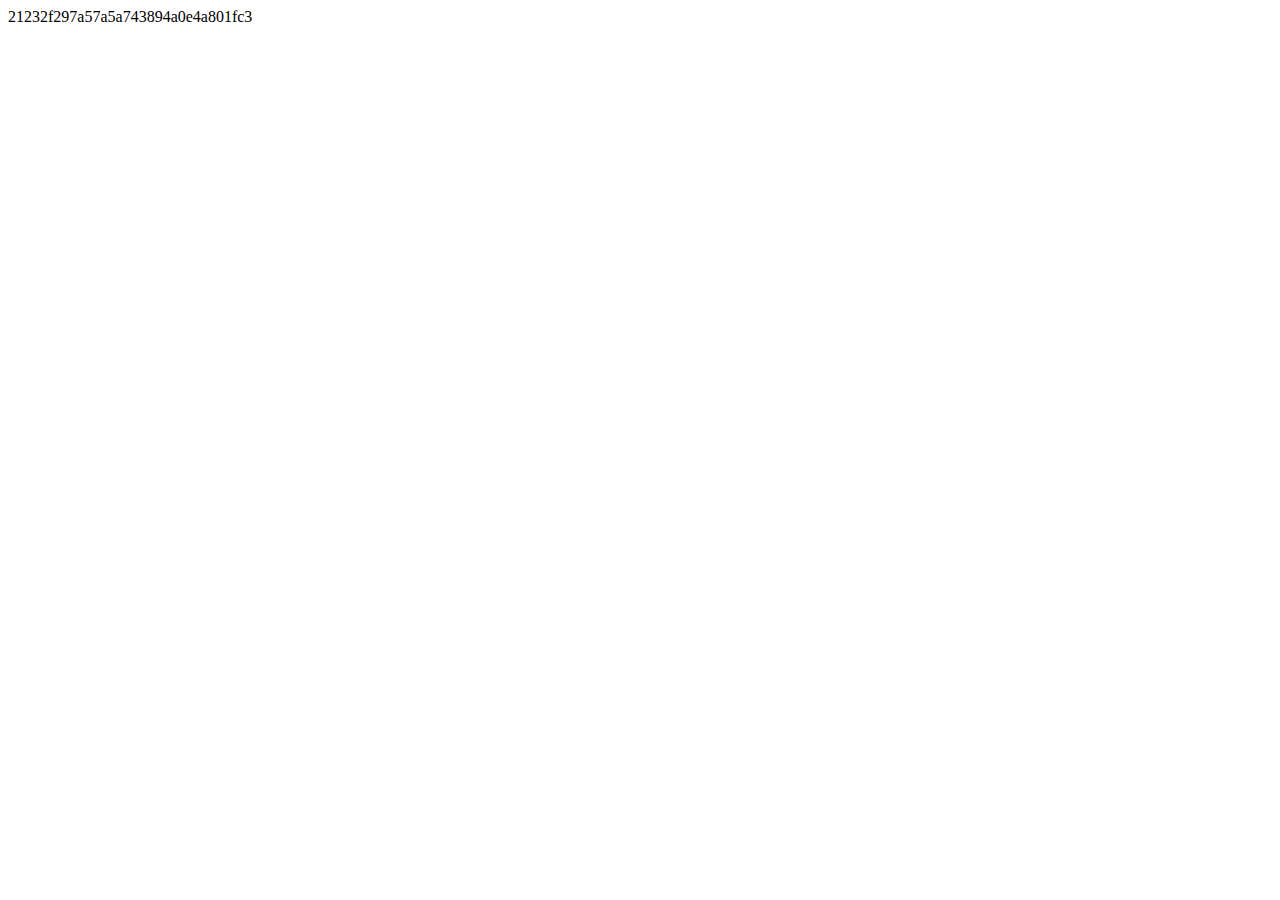
<file: index.html>
<!DOCTYPE html PUBLIC "-//W3C//DTD XHTML 1.0 Transitional//EN" "http://www.w3.org/TR/xhtml1/DTD/xhtml1-transitional.dtd">
<html xmlns="http://www.w3.org/1999/xhtml">
<head>
    <meta http-equiv="Content-Type" content="text/html; charset=utf-8" />
    <title>网站首页</title>
</head>

<body>
	21232f297a57a5a743894a0e4a801fc3</body>
</html>
</file>
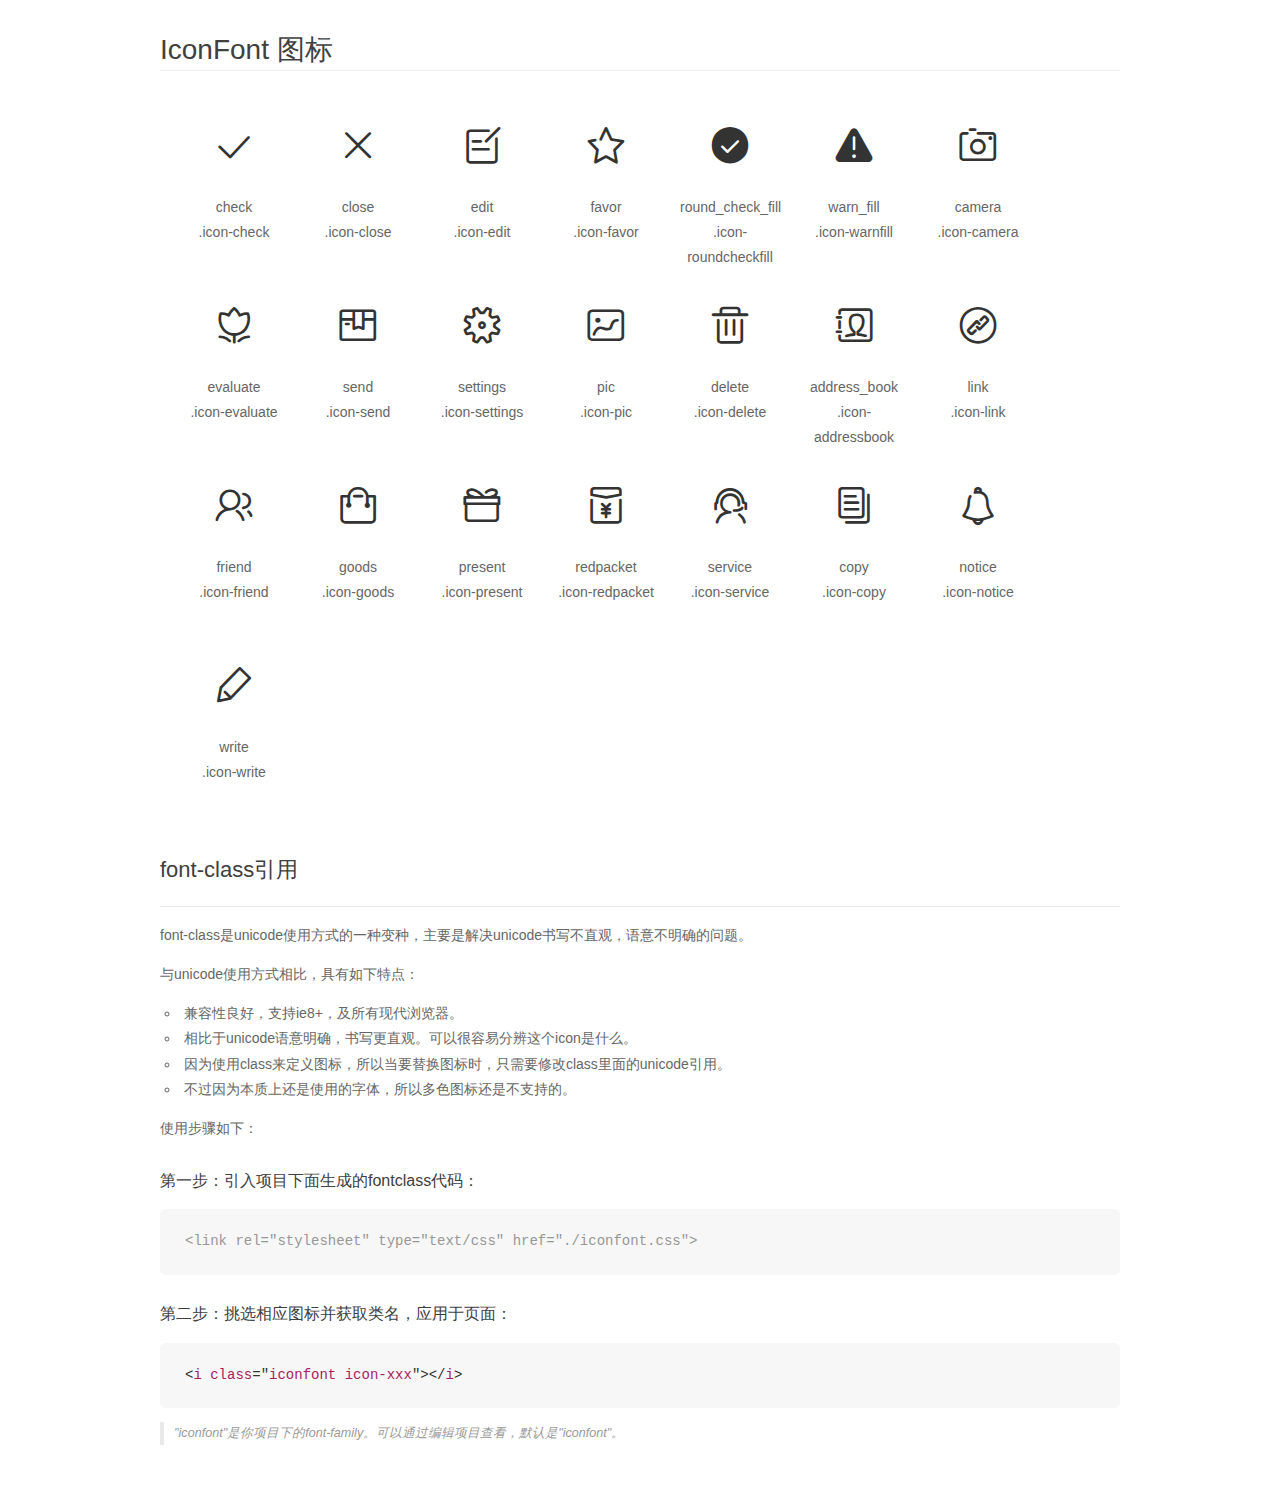
<file: font/demo_fontclass.html>
<!DOCTYPE html>
<html>
<head>
    <meta charset="utf-8"/>
    <title>IconFont</title>
    <link rel="stylesheet" href="demo.css">
    <link rel="stylesheet" href="iconfont.css">
</head>
<body>
    <div class="main markdown">
        <h1>IconFont 图标</h1>
        <ul class="icon_lists clear">
            
                <li>
                <i class="icon iconfont icon-check"></i>
                    <div class="name">check</div>
                    <div class="fontclass">.icon-check</div>
                </li>
            
                <li>
                <i class="icon iconfont icon-close"></i>
                    <div class="name">close</div>
                    <div class="fontclass">.icon-close</div>
                </li>
            
                <li>
                <i class="icon iconfont icon-edit"></i>
                    <div class="name">edit</div>
                    <div class="fontclass">.icon-edit</div>
                </li>
            
                <li>
                <i class="icon iconfont icon-favor"></i>
                    <div class="name">favor</div>
                    <div class="fontclass">.icon-favor</div>
                </li>
            
                <li>
                <i class="icon iconfont icon-roundcheckfill"></i>
                    <div class="name">round_check_fill</div>
                    <div class="fontclass">.icon-roundcheckfill</div>
                </li>
            
                <li>
                <i class="icon iconfont icon-warnfill"></i>
                    <div class="name">warn_fill</div>
                    <div class="fontclass">.icon-warnfill</div>
                </li>
            
                <li>
                <i class="icon iconfont icon-camera"></i>
                    <div class="name">camera</div>
                    <div class="fontclass">.icon-camera</div>
                </li>
            
                <li>
                <i class="icon iconfont icon-evaluate"></i>
                    <div class="name">evaluate</div>
                    <div class="fontclass">.icon-evaluate</div>
                </li>
            
                <li>
                <i class="icon iconfont icon-send"></i>
                    <div class="name">send</div>
                    <div class="fontclass">.icon-send</div>
                </li>
            
                <li>
                <i class="icon iconfont icon-settings"></i>
                    <div class="name">settings</div>
                    <div class="fontclass">.icon-settings</div>
                </li>
            
                <li>
                <i class="icon iconfont icon-pic"></i>
                    <div class="name">pic</div>
                    <div class="fontclass">.icon-pic</div>
                </li>
            
                <li>
                <i class="icon iconfont icon-delete"></i>
                    <div class="name">delete</div>
                    <div class="fontclass">.icon-delete</div>
                </li>
            
                <li>
                <i class="icon iconfont icon-addressbook"></i>
                    <div class="name">address_book</div>
                    <div class="fontclass">.icon-addressbook</div>
                </li>
            
                <li>
                <i class="icon iconfont icon-link"></i>
                    <div class="name">link</div>
                    <div class="fontclass">.icon-link</div>
                </li>
            
                <li>
                <i class="icon iconfont icon-friend"></i>
                    <div class="name">friend</div>
                    <div class="fontclass">.icon-friend</div>
                </li>
            
                <li>
                <i class="icon iconfont icon-goods"></i>
                    <div class="name">goods</div>
                    <div class="fontclass">.icon-goods</div>
                </li>
            
                <li>
                <i class="icon iconfont icon-present"></i>
                    <div class="name">present</div>
                    <div class="fontclass">.icon-present</div>
                </li>
            
                <li>
                <i class="icon iconfont icon-redpacket"></i>
                    <div class="name">redpacket</div>
                    <div class="fontclass">.icon-redpacket</div>
                </li>
            
                <li>
                <i class="icon iconfont icon-service"></i>
                    <div class="name">service</div>
                    <div class="fontclass">.icon-service</div>
                </li>
            
                <li>
                <i class="icon iconfont icon-copy"></i>
                    <div class="name">copy</div>
                    <div class="fontclass">.icon-copy</div>
                </li>
            
                <li>
                <i class="icon iconfont icon-notice"></i>
                    <div class="name">notice</div>
                    <div class="fontclass">.icon-notice</div>
                </li>
            
                <li>
                <i class="icon iconfont icon-write"></i>
                    <div class="name">write</div>
                    <div class="fontclass">.icon-write</div>
                </li>
            
        </ul>

        <h2 id="font-class-">font-class引用</h2>
        <hr>

        <p>font-class是unicode使用方式的一种变种，主要是解决unicode书写不直观，语意不明确的问题。</p>
        <p>与unicode使用方式相比，具有如下特点：</p>
        <ul>
        <li>兼容性良好，支持ie8+，及所有现代浏览器。</li>
        <li>相比于unicode语意明确，书写更直观。可以很容易分辨这个icon是什么。</li>
        <li>因为使用class来定义图标，所以当要替换图标时，只需要修改class里面的unicode引用。</li>
        <li>不过因为本质上还是使用的字体，所以多色图标还是不支持的。</li>
        </ul>
        <p>使用步骤如下：</p>
        <h3 id="-fontclass-">第一步：引入项目下面生成的fontclass代码：</h3>


        <pre><code class="lang-js hljs javascript"><span class="hljs-comment">&lt;link rel="stylesheet" type="text/css" href="./iconfont.css"&gt;</span></code></pre>
        <h3 id="-">第二步：挑选相应图标并获取类名，应用于页面：</h3>
        <pre><code class="lang-css hljs">&lt;<span class="hljs-selector-tag">i</span> <span class="hljs-selector-tag">class</span>="<span class="hljs-selector-tag">iconfont</span> <span class="hljs-selector-tag">icon-xxx</span>"&gt;&lt;/<span class="hljs-selector-tag">i</span>&gt;</code></pre>
        <blockquote>
        <p>"iconfont"是你项目下的font-family。可以通过编辑项目查看，默认是"iconfont"。</p>
        </blockquote>
    </div>
</body>
</html>
</file>
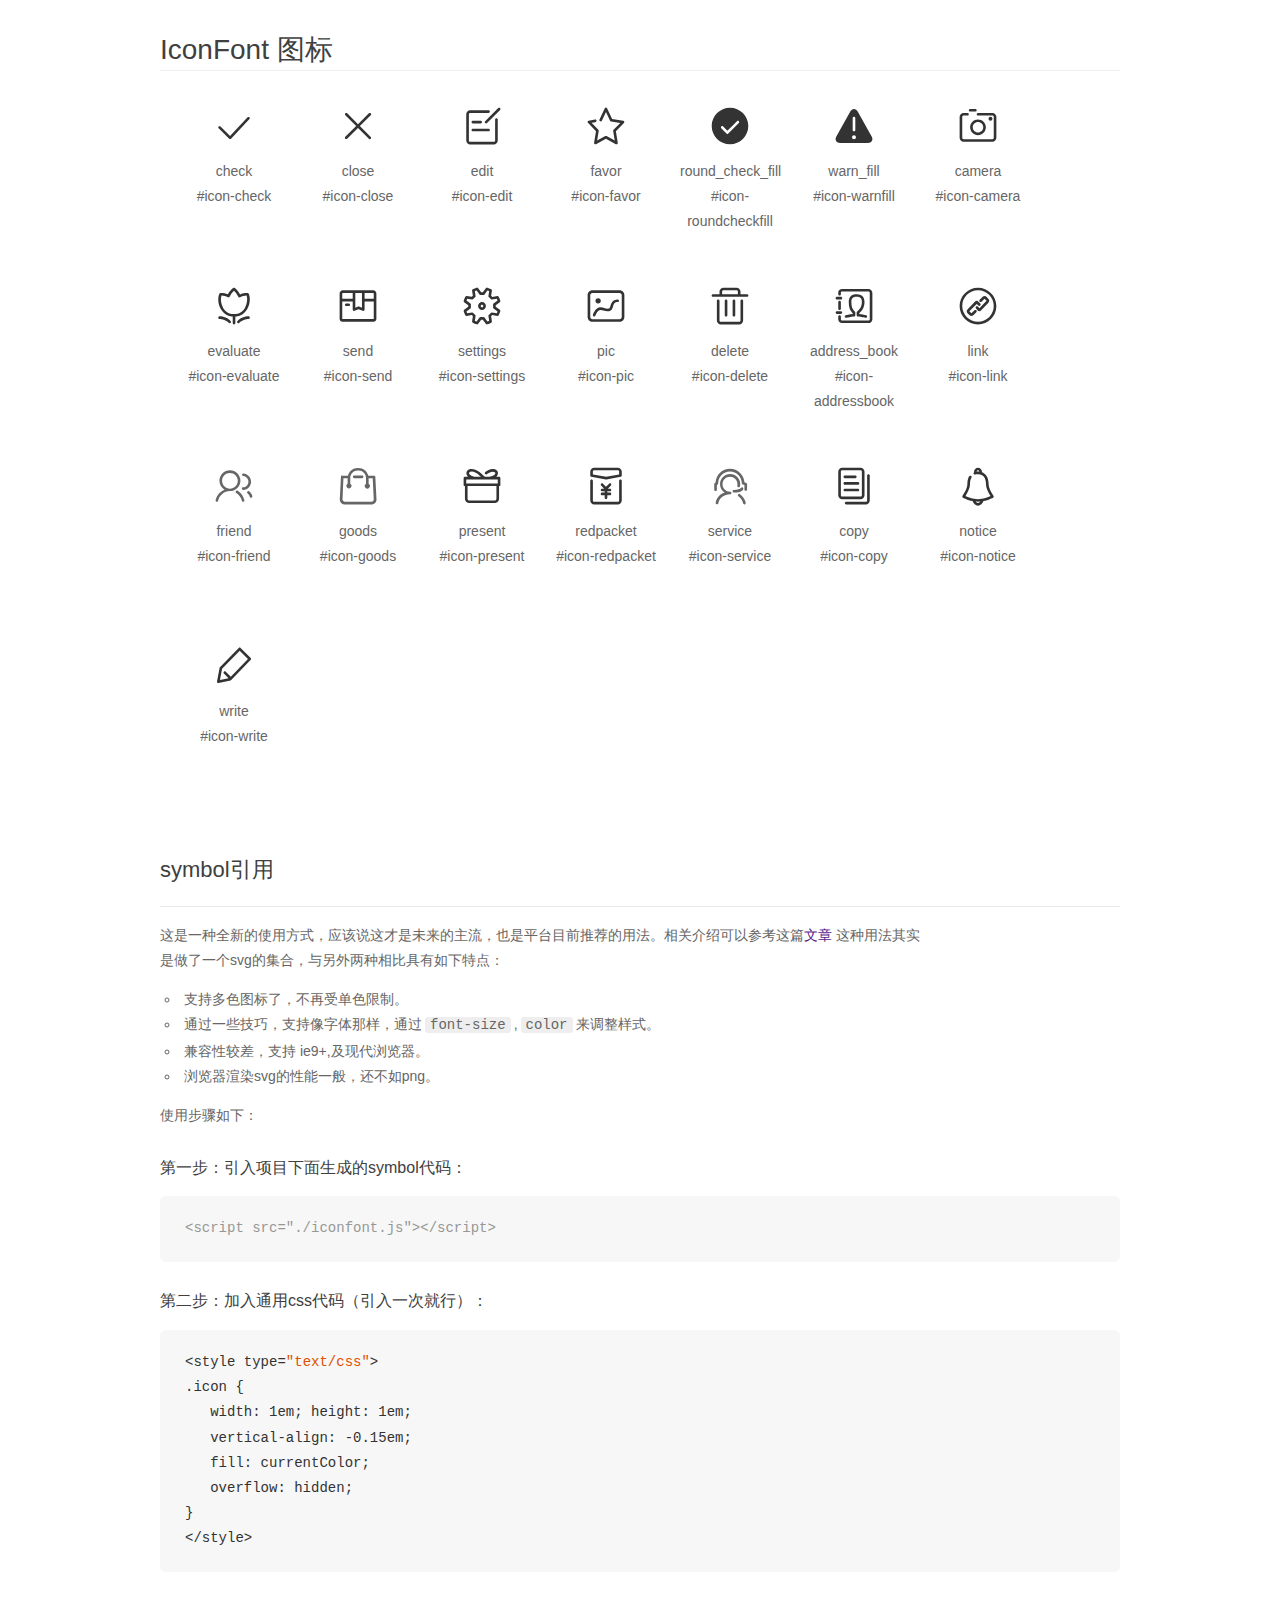
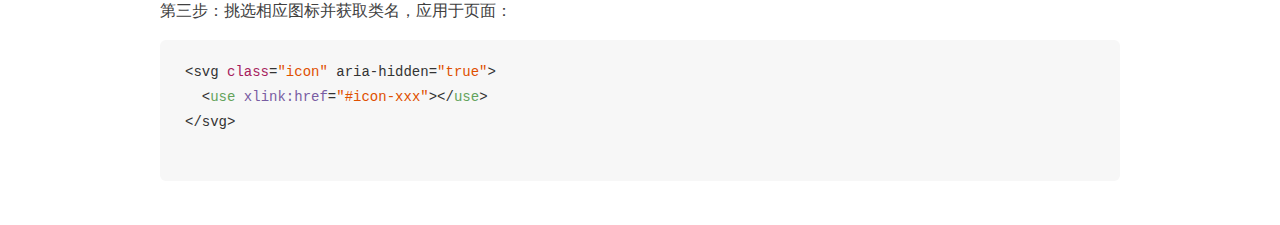
<file: font/demo_symbol.html>
<!DOCTYPE html>
<html>
<head>
    <meta charset="utf-8"/>
    <title>IconFont</title>
    <link rel="stylesheet" href="demo.css">
    <script src="iconfont.js"></script>

    <style type="text/css">
        .icon {
          /* 通过设置 font-size 来改变图标大小 */
          width: 1em; height: 1em;
          /* 图标和文字相邻时，垂直对齐 */
          vertical-align: -0.15em;
          /* 通过设置 color 来改变 SVG 的颜色/fill */
          fill: currentColor;
          /* path 和 stroke 溢出 viewBox 部分在 IE 下会显示
             normalize.css 中也包含这行 */
          overflow: hidden;
        }

    </style>
</head>
<body>
    <div class="main markdown">
        <h1>IconFont 图标</h1>
        <ul class="icon_lists clear">
            
                <li>
                    <svg class="icon" aria-hidden="true">
                        <use xlink:href="#icon-check"></use>
                    </svg>
                    <div class="name">check</div>
                    <div class="fontclass">#icon-check</div>
                </li>
            
                <li>
                    <svg class="icon" aria-hidden="true">
                        <use xlink:href="#icon-close"></use>
                    </svg>
                    <div class="name">close</div>
                    <div class="fontclass">#icon-close</div>
                </li>
            
                <li>
                    <svg class="icon" aria-hidden="true">
                        <use xlink:href="#icon-edit"></use>
                    </svg>
                    <div class="name">edit</div>
                    <div class="fontclass">#icon-edit</div>
                </li>
            
                <li>
                    <svg class="icon" aria-hidden="true">
                        <use xlink:href="#icon-favor"></use>
                    </svg>
                    <div class="name">favor</div>
                    <div class="fontclass">#icon-favor</div>
                </li>
            
                <li>
                    <svg class="icon" aria-hidden="true">
                        <use xlink:href="#icon-roundcheckfill"></use>
                    </svg>
                    <div class="name">round_check_fill</div>
                    <div class="fontclass">#icon-roundcheckfill</div>
                </li>
            
                <li>
                    <svg class="icon" aria-hidden="true">
                        <use xlink:href="#icon-warnfill"></use>
                    </svg>
                    <div class="name">warn_fill</div>
                    <div class="fontclass">#icon-warnfill</div>
                </li>
            
                <li>
                    <svg class="icon" aria-hidden="true">
                        <use xlink:href="#icon-camera"></use>
                    </svg>
                    <div class="name">camera</div>
                    <div class="fontclass">#icon-camera</div>
                </li>
            
                <li>
                    <svg class="icon" aria-hidden="true">
                        <use xlink:href="#icon-evaluate"></use>
                    </svg>
                    <div class="name">evaluate</div>
                    <div class="fontclass">#icon-evaluate</div>
                </li>
            
                <li>
                    <svg class="icon" aria-hidden="true">
                        <use xlink:href="#icon-send"></use>
                    </svg>
                    <div class="name">send</div>
                    <div class="fontclass">#icon-send</div>
                </li>
            
                <li>
                    <svg class="icon" aria-hidden="true">
                        <use xlink:href="#icon-settings"></use>
                    </svg>
                    <div class="name">settings</div>
                    <div class="fontclass">#icon-settings</div>
                </li>
            
                <li>
                    <svg class="icon" aria-hidden="true">
                        <use xlink:href="#icon-pic"></use>
                    </svg>
                    <div class="name">pic</div>
                    <div class="fontclass">#icon-pic</div>
                </li>
            
                <li>
                    <svg class="icon" aria-hidden="true">
                        <use xlink:href="#icon-delete"></use>
                    </svg>
                    <div class="name">delete</div>
                    <div class="fontclass">#icon-delete</div>
                </li>
            
                <li>
                    <svg class="icon" aria-hidden="true">
                        <use xlink:href="#icon-addressbook"></use>
                    </svg>
                    <div class="name">address_book</div>
                    <div class="fontclass">#icon-addressbook</div>
                </li>
            
                <li>
                    <svg class="icon" aria-hidden="true">
                        <use xlink:href="#icon-link"></use>
                    </svg>
                    <div class="name">link</div>
                    <div class="fontclass">#icon-link</div>
                </li>
            
                <li>
                    <svg class="icon" aria-hidden="true">
                        <use xlink:href="#icon-friend"></use>
                    </svg>
                    <div class="name">friend</div>
                    <div class="fontclass">#icon-friend</div>
                </li>
            
                <li>
                    <svg class="icon" aria-hidden="true">
                        <use xlink:href="#icon-goods"></use>
                    </svg>
                    <div class="name">goods</div>
                    <div class="fontclass">#icon-goods</div>
                </li>
            
                <li>
                    <svg class="icon" aria-hidden="true">
                        <use xlink:href="#icon-present"></use>
                    </svg>
                    <div class="name">present</div>
                    <div class="fontclass">#icon-present</div>
                </li>
            
                <li>
                    <svg class="icon" aria-hidden="true">
                        <use xlink:href="#icon-redpacket"></use>
                    </svg>
                    <div class="name">redpacket</div>
                    <div class="fontclass">#icon-redpacket</div>
                </li>
            
                <li>
                    <svg class="icon" aria-hidden="true">
                        <use xlink:href="#icon-service"></use>
                    </svg>
                    <div class="name">service</div>
                    <div class="fontclass">#icon-service</div>
                </li>
            
                <li>
                    <svg class="icon" aria-hidden="true">
                        <use xlink:href="#icon-copy"></use>
                    </svg>
                    <div class="name">copy</div>
                    <div class="fontclass">#icon-copy</div>
                </li>
            
                <li>
                    <svg class="icon" aria-hidden="true">
                        <use xlink:href="#icon-notice"></use>
                    </svg>
                    <div class="name">notice</div>
                    <div class="fontclass">#icon-notice</div>
                </li>
            
                <li>
                    <svg class="icon" aria-hidden="true">
                        <use xlink:href="#icon-write"></use>
                    </svg>
                    <div class="name">write</div>
                    <div class="fontclass">#icon-write</div>
                </li>
            
        </ul>


        <h2 id="symbol-">symbol引用</h2>
        <hr>

        <p>这是一种全新的使用方式，应该说这才是未来的主流，也是平台目前推荐的用法。相关介绍可以参考这篇<a href="">文章</a>
        这种用法其实是做了一个svg的集合，与另外两种相比具有如下特点：</p>
        <ul>
          <li>支持多色图标了，不再受单色限制。</li>
          <li>通过一些技巧，支持像字体那样，通过<code>font-size</code>,<code>color</code>来调整样式。</li>
          <li>兼容性较差，支持 ie9+,及现代浏览器。</li>
          <li>浏览器渲染svg的性能一般，还不如png。</li>
        </ul>
        <p>使用步骤如下：</p>
        <h3 id="-symbol-">第一步：引入项目下面生成的symbol代码：</h3>
        <pre><code class="lang-js hljs javascript"><span class="hljs-comment">&lt;script src="./iconfont.js"&gt;&lt;/script&gt;</span></code></pre>
        <h3 id="-css-">第二步：加入通用css代码（引入一次就行）：</h3>
        <pre><code class="lang-js hljs javascript">&lt;style type=<span class="hljs-string">"text/css"</span>&gt;
.icon {
   width: <span class="hljs-number">1</span>em; height: <span class="hljs-number">1</span>em;
   vertical-align: <span class="hljs-number">-0.15</span>em;
   fill: currentColor;
   overflow: hidden;
}
&lt;<span class="hljs-regexp">/style&gt;</span></code></pre>
        <h3 id="-">第三步：挑选相应图标并获取类名，应用于页面：</h3>
        <pre><code class="lang-js hljs javascript">&lt;svg <span class="hljs-class"><span class="hljs-keyword">class</span></span>=<span class="hljs-string">"icon"</span> aria-hidden=<span class="hljs-string">"true"</span>&gt;<span class="xml"><span class="hljs-tag">
  &lt;<span class="hljs-name">use</span> <span class="hljs-attr">xlink:href</span>=<span class="hljs-string">"#icon-xxx"</span>&gt;</span><span class="hljs-tag">&lt;/<span class="hljs-name">use</span>&gt;</span>
</span>&lt;<span class="hljs-regexp">/svg&gt;
        </span></code></pre>
    </div>
</body>
</html>
</file>
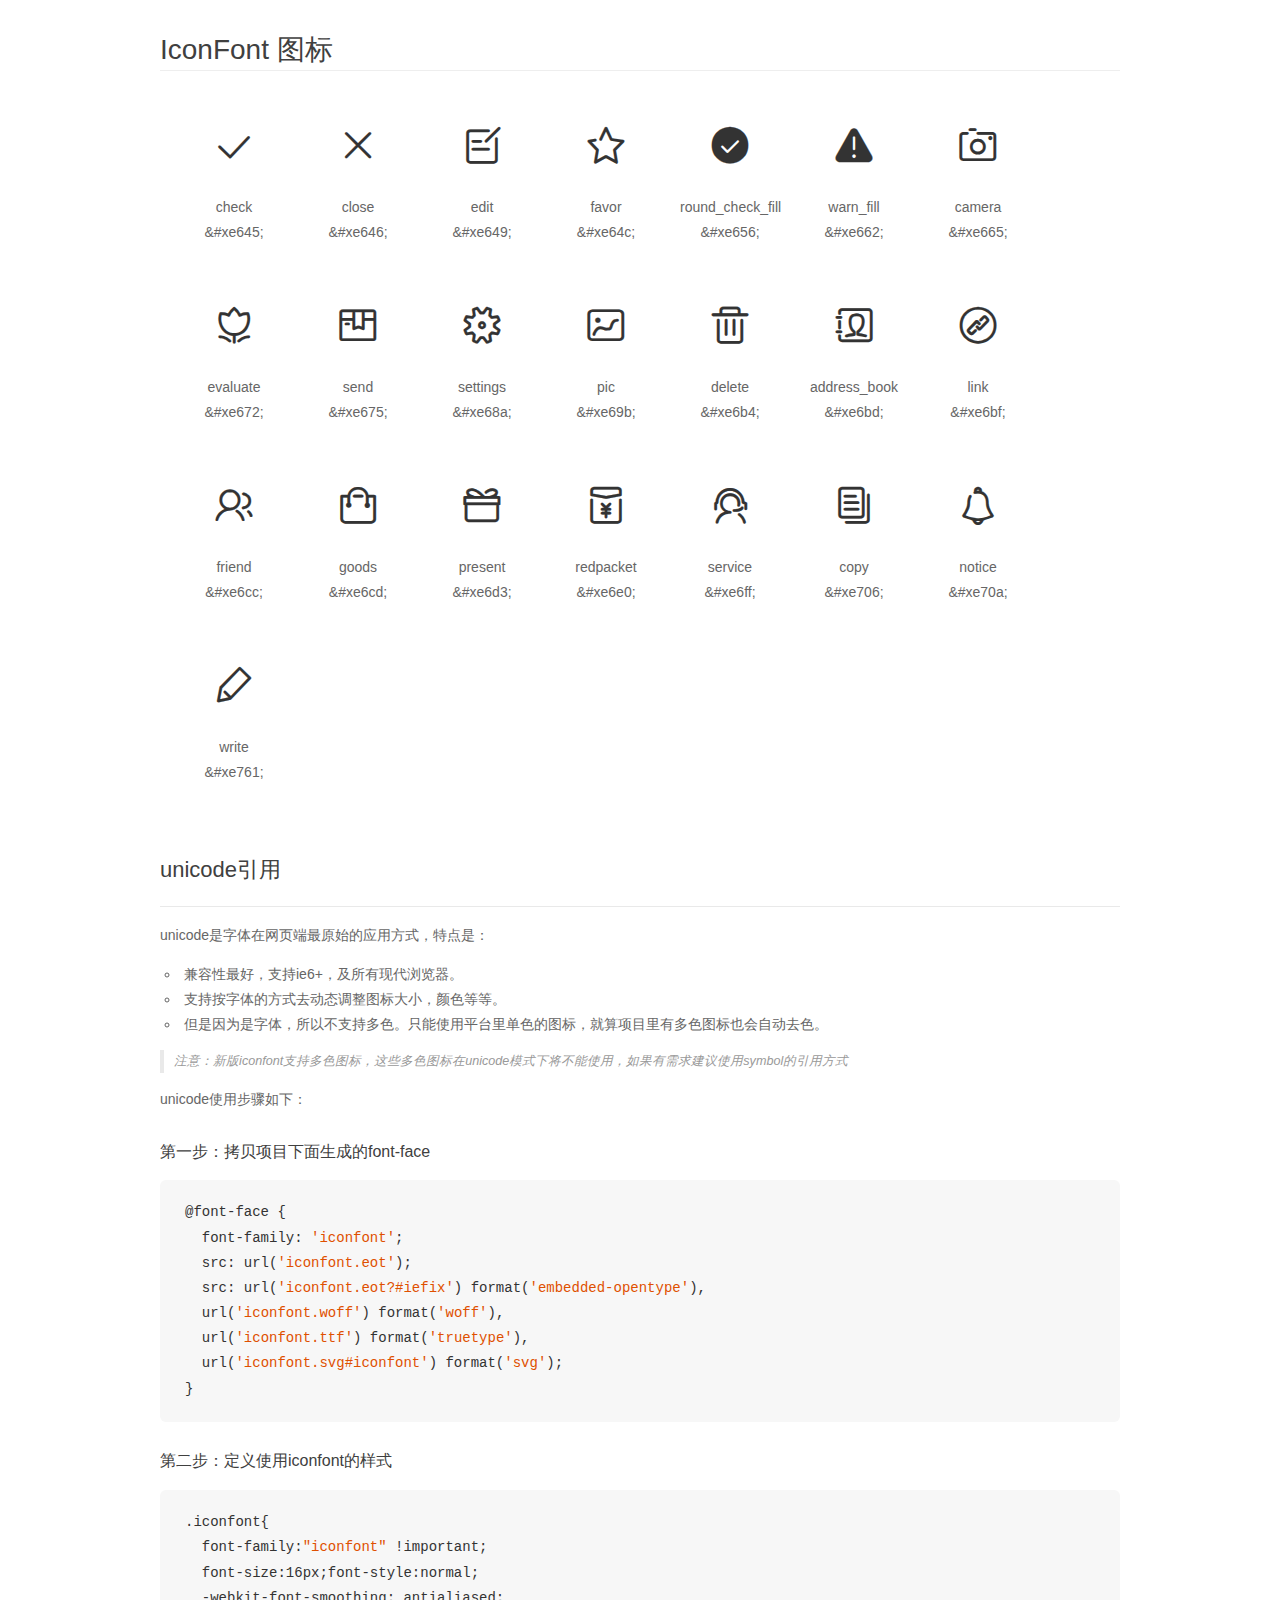
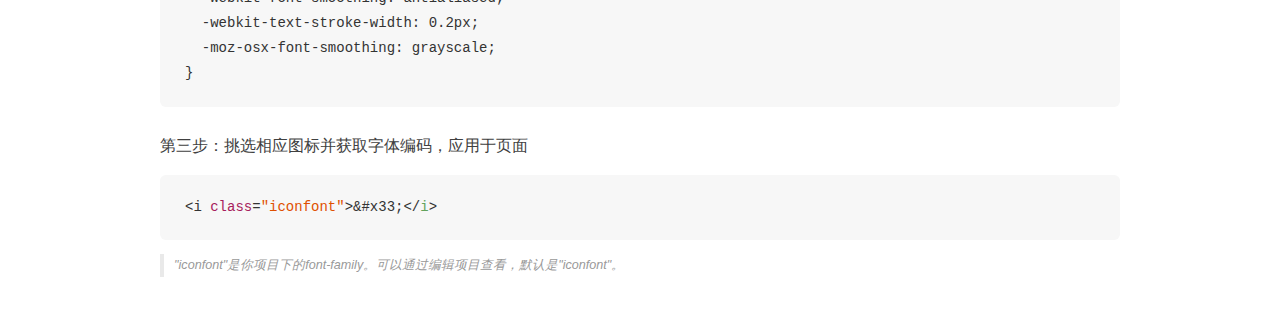
<file: font/demo_unicode.html>
<!DOCTYPE html>
<html>
<head>
    <meta charset="utf-8"/>
    <title>IconFont</title>
    <link rel="stylesheet" href="demo.css">

    <style type="text/css">

        @font-face {font-family: "iconfont";
          src: url('iconfont.eot'); /* IE9*/
          src: url('iconfont.eot#iefix') format('embedded-opentype'), /* IE6-IE8 */
          url('iconfont.woff') format('woff'), /* chrome, firefox */
          url('iconfont.ttf') format('truetype'), /* chrome, firefox, opera, Safari, Android, iOS 4.2+*/
          url('iconfont.svg#iconfont') format('svg'); /* iOS 4.1- */
        }

        .iconfont {
          font-family:"iconfont" !important;
          font-size:16px;
          font-style:normal;
          -webkit-font-smoothing: antialiased;
          -webkit-text-stroke-width: 0.2px;
          -moz-osx-font-smoothing: grayscale;
        }

    </style>
</head>
<body>
    <div class="main markdown">
        <h1>IconFont 图标</h1>
        <ul class="icon_lists clear">
            
                <li>
                <i class="icon iconfont">&#xe645;</i>
                    <div class="name">check</div>
                    <div class="code">&amp;#xe645;</div>
                </li>
            
                <li>
                <i class="icon iconfont">&#xe646;</i>
                    <div class="name">close</div>
                    <div class="code">&amp;#xe646;</div>
                </li>
            
                <li>
                <i class="icon iconfont">&#xe649;</i>
                    <div class="name">edit</div>
                    <div class="code">&amp;#xe649;</div>
                </li>
            
                <li>
                <i class="icon iconfont">&#xe64c;</i>
                    <div class="name">favor</div>
                    <div class="code">&amp;#xe64c;</div>
                </li>
            
                <li>
                <i class="icon iconfont">&#xe656;</i>
                    <div class="name">round_check_fill</div>
                    <div class="code">&amp;#xe656;</div>
                </li>
            
                <li>
                <i class="icon iconfont">&#xe662;</i>
                    <div class="name">warn_fill</div>
                    <div class="code">&amp;#xe662;</div>
                </li>
            
                <li>
                <i class="icon iconfont">&#xe665;</i>
                    <div class="name">camera</div>
                    <div class="code">&amp;#xe665;</div>
                </li>
            
                <li>
                <i class="icon iconfont">&#xe672;</i>
                    <div class="name">evaluate</div>
                    <div class="code">&amp;#xe672;</div>
                </li>
            
                <li>
                <i class="icon iconfont">&#xe675;</i>
                    <div class="name">send</div>
                    <div class="code">&amp;#xe675;</div>
                </li>
            
                <li>
                <i class="icon iconfont">&#xe68a;</i>
                    <div class="name">settings</div>
                    <div class="code">&amp;#xe68a;</div>
                </li>
            
                <li>
                <i class="icon iconfont">&#xe69b;</i>
                    <div class="name">pic</div>
                    <div class="code">&amp;#xe69b;</div>
                </li>
            
                <li>
                <i class="icon iconfont">&#xe6b4;</i>
                    <div class="name">delete</div>
                    <div class="code">&amp;#xe6b4;</div>
                </li>
            
                <li>
                <i class="icon iconfont">&#xe6bd;</i>
                    <div class="name">address_book</div>
                    <div class="code">&amp;#xe6bd;</div>
                </li>
            
                <li>
                <i class="icon iconfont">&#xe6bf;</i>
                    <div class="name">link</div>
                    <div class="code">&amp;#xe6bf;</div>
                </li>
            
                <li>
                <i class="icon iconfont">&#xe6cc;</i>
                    <div class="name">friend</div>
                    <div class="code">&amp;#xe6cc;</div>
                </li>
            
                <li>
                <i class="icon iconfont">&#xe6cd;</i>
                    <div class="name">goods</div>
                    <div class="code">&amp;#xe6cd;</div>
                </li>
            
                <li>
                <i class="icon iconfont">&#xe6d3;</i>
                    <div class="name">present</div>
                    <div class="code">&amp;#xe6d3;</div>
                </li>
            
                <li>
                <i class="icon iconfont">&#xe6e0;</i>
                    <div class="name">redpacket</div>
                    <div class="code">&amp;#xe6e0;</div>
                </li>
            
                <li>
                <i class="icon iconfont">&#xe6ff;</i>
                    <div class="name">service</div>
                    <div class="code">&amp;#xe6ff;</div>
                </li>
            
                <li>
                <i class="icon iconfont">&#xe706;</i>
                    <div class="name">copy</div>
                    <div class="code">&amp;#xe706;</div>
                </li>
            
                <li>
                <i class="icon iconfont">&#xe70a;</i>
                    <div class="name">notice</div>
                    <div class="code">&amp;#xe70a;</div>
                </li>
            
                <li>
                <i class="icon iconfont">&#xe761;</i>
                    <div class="name">write</div>
                    <div class="code">&amp;#xe761;</div>
                </li>
            
        </ul>
        <h2 id="unicode-">unicode引用</h2>
        <hr>

        <p>unicode是字体在网页端最原始的应用方式，特点是：</p>
        <ul>
        <li>兼容性最好，支持ie6+，及所有现代浏览器。</li>
        <li>支持按字体的方式去动态调整图标大小，颜色等等。</li>
        <li>但是因为是字体，所以不支持多色。只能使用平台里单色的图标，就算项目里有多色图标也会自动去色。</li>
        </ul>
        <blockquote>
        <p>注意：新版iconfont支持多色图标，这些多色图标在unicode模式下将不能使用，如果有需求建议使用symbol的引用方式</p>
        </blockquote>
        <p>unicode使用步骤如下：</p>
        <h3 id="-font-face">第一步：拷贝项目下面生成的font-face</h3>
        <pre><code class="lang-js hljs javascript">@font-face {
  font-family: <span class="hljs-string">'iconfont'</span>;
  src: url(<span class="hljs-string">'iconfont.eot'</span>);
  src: url(<span class="hljs-string">'iconfont.eot?#iefix'</span>) format(<span class="hljs-string">'embedded-opentype'</span>),
  url(<span class="hljs-string">'iconfont.woff'</span>) format(<span class="hljs-string">'woff'</span>),
  url(<span class="hljs-string">'iconfont.ttf'</span>) format(<span class="hljs-string">'truetype'</span>),
  url(<span class="hljs-string">'iconfont.svg#iconfont'</span>) format(<span class="hljs-string">'svg'</span>);
}
</code></pre>
        <h3 id="-iconfont-">第二步：定义使用iconfont的样式</h3>
        <pre><code class="lang-js hljs javascript">.iconfont{
  font-family:<span class="hljs-string">"iconfont"</span> !important;
  font-size:<span class="hljs-number">16</span>px;font-style:normal;
  -webkit-font-smoothing: antialiased;
  -webkit-text-stroke-width: <span class="hljs-number">0.2</span>px;
  -moz-osx-font-smoothing: grayscale;
}
</code></pre>
        <h3 id="-">第三步：挑选相应图标并获取字体编码，应用于页面</h3>
        <pre><code class="lang-js hljs javascript">&lt;i <span class="hljs-class"><span class="hljs-keyword">class</span></span>=<span class="hljs-string">"iconfont"</span>&gt;&amp;#x33;<span class="xml"><span class="hljs-tag">&lt;/<span class="hljs-name">i</span>&gt;</span></span></code></pre>

        <blockquote>
        <p>"iconfont"是你项目下的font-family。可以通过编辑项目查看，默认是"iconfont"。</p>
        </blockquote>
    </div>


</body>
</html>
</file>
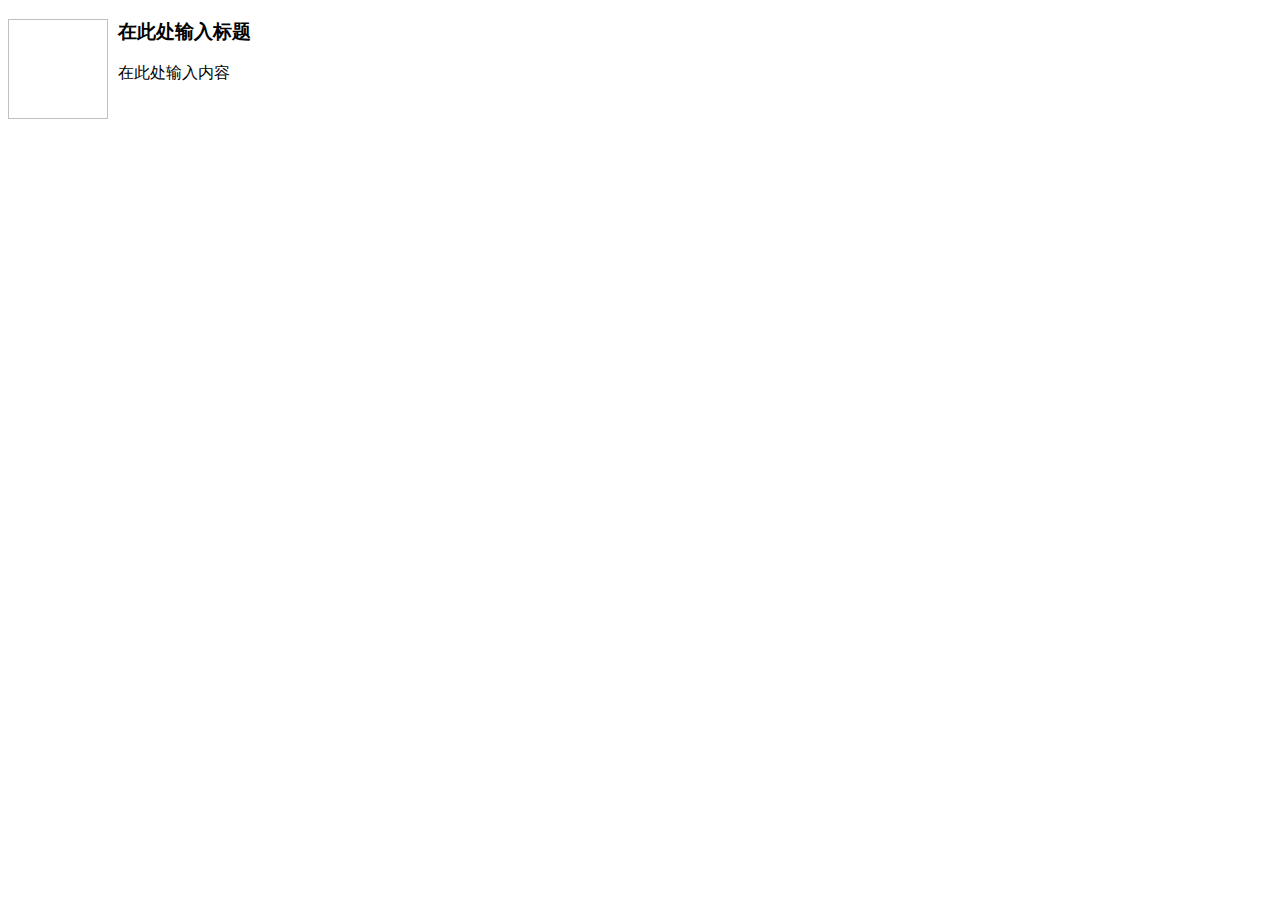
<file: kindeditor/plugins/template/html/1.html>
<!doctype html>
<html>
<head>
	<meta charset="utf-8" />
</head>
<body>
	<h3>
		<img align="left" height="100" style="margin-right: 10px" width="100" />在此处输入标题
	</h3>
	<p>
		在此处输入内容
	</p>
</body>
</html>
</file>
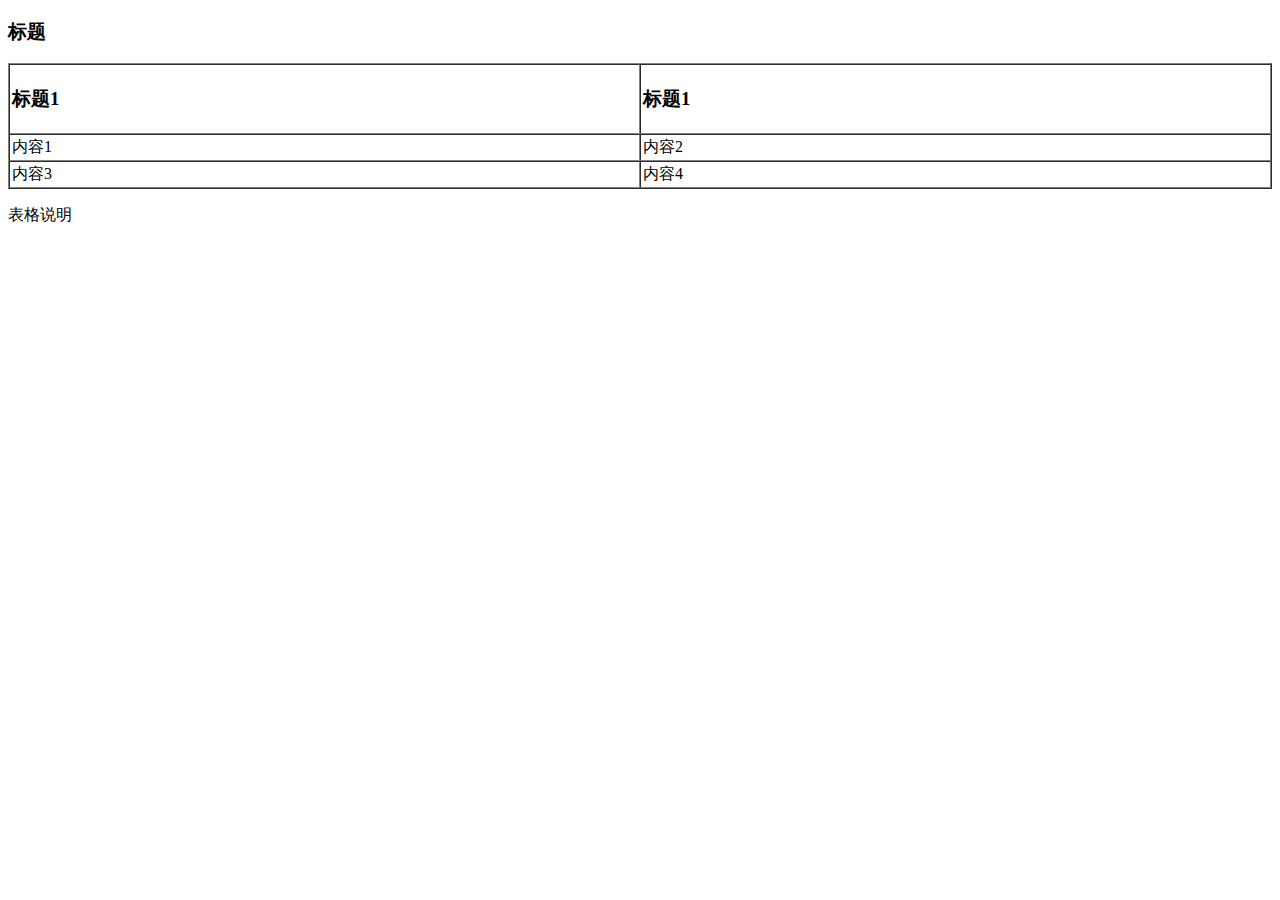
<file: kindeditor/plugins/template/html/2.html>
<!doctype html>
<html>
<head>
	<meta charset="utf-8" />
</head>
<body>
	<h3>
		标题
	</h3>
	<table style="width:100%;" cellpadding="2" cellspacing="0" border="1">
		<tbody>
			<tr>
				<td>
					<h3>标题1</h3>
				</td>
				<td>
					<h3>标题1</h3>
				</td>
			</tr>
			<tr>
				<td>
					内容1
				</td>
				<td>
					内容2
				</td>
			</tr>
			<tr>
				<td>
					内容3
				</td>
				<td>
					内容4
				</td>
			</tr>
		</tbody>
	</table>
	<p>
		表格说明
	</p>
</body>
</html>
</file>
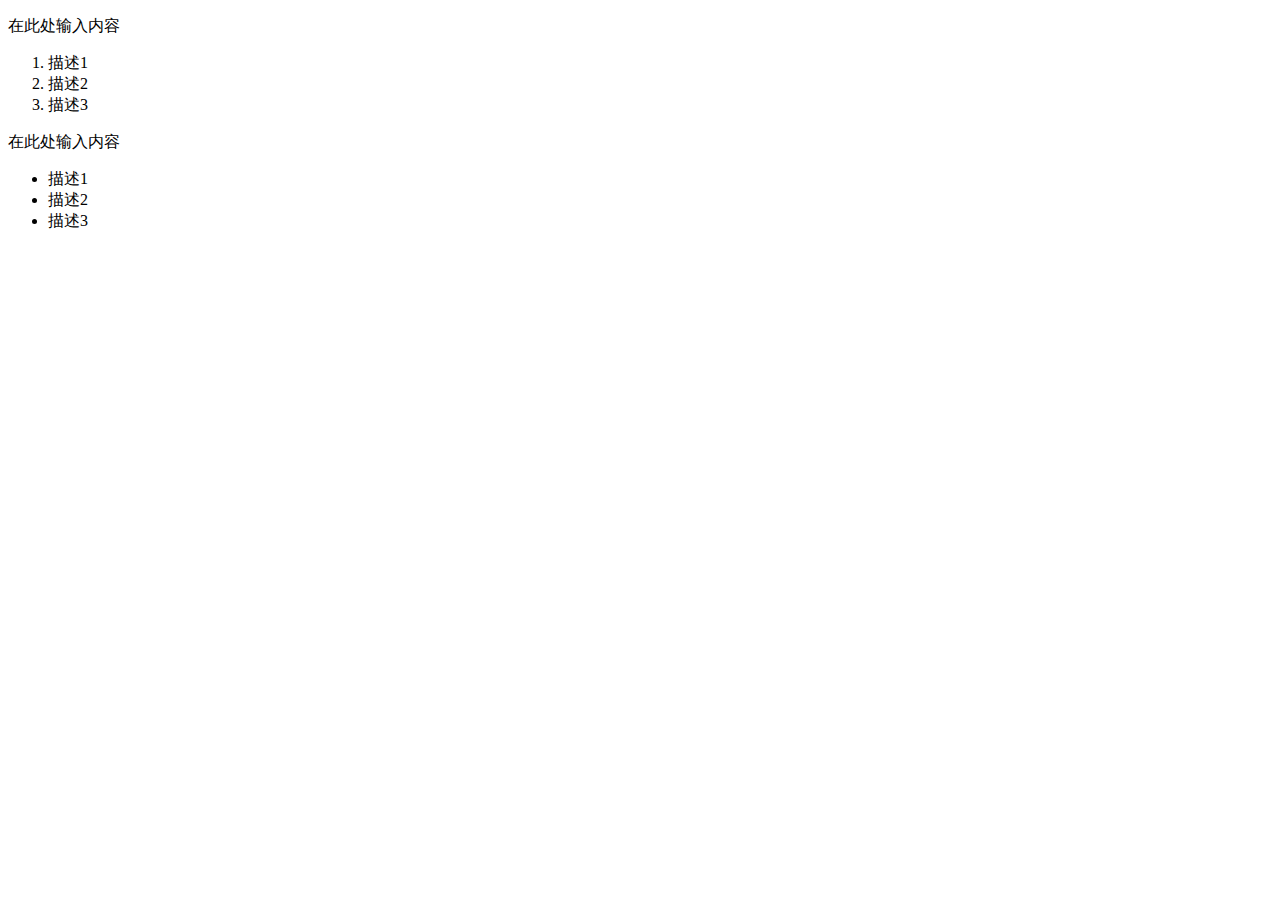
<file: kindeditor/plugins/template/html/3.html>
<!doctype html>
<html>
<head>
	<meta charset="utf-8" />
</head>
<body>
	<p>
		在此处输入内容
	</p>
	<ol>
		<li>
			描述1
		</li>
		<li>
			描述2
		</li>
		<li>
			描述3
		</li>
	</ol>
	<p>
		在此处输入内容
	</p>
	<ul>
		<li>
			描述1
		</li>
		<li>
			描述2
		</li>
		<li>
			描述3
		</li>
	</ul>
</body>
</html>
</file>
<file: font/iconfont.css>
@font-face {font-family: "iconfont";
  src: url('iconfont.eot?t=1522410833817'); /* IE9*/
  src: url('iconfont.eot?t=1522410833817#iefix') format('embedded-opentype'), /* IE6-IE8 */
  url('[data-uri]') format('woff'),
  url('iconfont.ttf?t=1522410833817') format('truetype'), /* chrome, firefox, opera, Safari, Android, iOS 4.2+*/
  url('iconfont.svg?t=1522410833817#iconfont') format('svg'); /* iOS 4.1- */
}

.iconfont {
  font-family:"iconfont" !important;
  font-size:16px;
  font-style:normal;
  -webkit-font-smoothing: antialiased;
  -moz-osx-font-smoothing: grayscale;
}

.icon-check:before { content: "\e645"; }

.icon-close:before { content: "\e646"; }

.icon-edit:before { content: "\e649"; }

.icon-favor:before { content: "\e64c"; }

.icon-roundcheckfill:before { content: "\e656"; }

.icon-warnfill:before { content: "\e662"; }

.icon-camera:before { content: "\e665"; }

.icon-evaluate:before { content: "\e672"; }

.icon-send:before { content: "\e675"; }

.icon-settings:before { content: "\e68a"; }

.icon-pic:before { content: "\e69b"; }

.icon-delete:before { content: "\e6b4"; }

.icon-addressbook:before { content: "\e6bd"; }

.icon-link:before { content: "\e6bf"; }

.icon-friend:before { content: "\e6cc"; }

.icon-goods:before { content: "\e6cd"; }

.icon-present:before { content: "\e6d3"; }

.icon-redpacket:before { content: "\e6e0"; }

.icon-service:before { content: "\e6ff"; }

.icon-copy:before { content: "\e706"; }

.icon-notice:before { content: "\e70a"; }

.icon-write:before { content: "\e761"; }
</file>
<file: font/demo.css>
*{margin: 0;padding: 0;list-style: none;}
/*
KISSY CSS Reset
理念：1. reset 的目的不是清除浏览器的默认样式，这仅是部分工作。清除和重置是紧密不可分的。
2. reset 的目的不是让默认样式在所有浏览器下一致，而是减少默认样式有可能带来的问题。
3. reset 期望提供一套普适通用的基础样式。但没有银弹，推荐根据具体需求，裁剪和修改后再使用。
特色：1. 适应中文；2. 基于最新主流浏览器。
维护：玉伯<lifesinger@gmail.com>, 正淳<ragecarrier@gmail.com>
 */

/** 清除内外边距 **/
body, h1, h2, h3, h4, h5, h6, hr, p, blockquote, /* structural elements 结构元素 */
dl, dt, dd, ul, ol, li, /* list elements 列表元素 */
pre, /* text formatting elements 文本格式元素 */
form, fieldset, legend, button, input, textarea, /* form elements 表单元素 */
th, td /* table elements 表格元素 */ {
  margin: 0;
  padding: 0;
}

/** 设置默认字体 **/
body,
button, input, select, textarea /* for ie */ {
  font: 12px/1.5 tahoma, arial, \5b8b\4f53, sans-serif;
}
h1, h2, h3, h4, h5, h6 { font-size: 100%; }
address, cite, dfn, em, var { font-style: normal; } /* 将斜体扶正 */
code, kbd, pre, samp { font-family: courier new, courier, monospace; } /* 统一等宽字体 */
small { font-size: 12px; } /* 小于 12px 的中文很难阅读，让 small 正常化 */

/** 重置列表元素 **/
ul, ol { list-style: none; }

/** 重置文本格式元素 **/
a { text-decoration: none; }
a:hover { text-decoration: underline; }


/** 重置表单元素 **/
legend { color: #000; } /* for ie6 */
fieldset, img { border: 0; } /* img 搭车：让链接里的 img 无边框 */
button, input, select, textarea { font-size: 100%; } /* 使得表单元素在 ie 下能继承字体大小 */
/* 注：optgroup 无法扶正 */

/** 重置表格元素 **/
table { border-collapse: collapse; border-spacing: 0; }

/* 清除浮动 */
.ks-clear:after, .clear:after {
  content: '\20';
  display: block;
  height: 0;
  clear: both;
}
.ks-clear, .clear {
  *zoom: 1;
}

.main {
  padding: 30px 100px;
width: 960px;
margin: 0 auto;
}
.main h1{font-size:36px; color:#333; text-align:left;margin-bottom:30px; border-bottom: 1px solid #eee;}

.helps{margin-top:40px;}
.helps pre{
  padding:20px;
  margin:10px 0;
  border:solid 1px #e7e1cd;
  background-color: #fffdef;
  overflow: auto;
}

.icon_lists{
  width: 100% !important;

}

.icon_lists li{
  float:left;
  width: 100px;
  height:180px;
  text-align: center;
  list-style: none !important;
}
.icon_lists .icon{
  font-size: 42px;
  line-height: 100px;
  margin: 10px 0;
  color:#333;
  -webkit-transition: font-size 0.25s ease-out 0s;
  -moz-transition: font-size 0.25s ease-out 0s;
  transition: font-size 0.25s ease-out 0s;

}
.icon_lists .icon:hover{
  font-size: 100px;
}



.markdown {
  color: #666;
  font-size: 14px;
  line-height: 1.8;
}

.highlight {
  line-height: 1.5;
}

.markdown img {
  vertical-align: middle;
  max-width: 100%;
}

.markdown h1 {
  color: #404040;
  font-weight: 500;
  line-height: 40px;
  margin-bottom: 24px;
}

.markdown h2,
.markdown h3,
.markdown h4,
.markdown h5,
.markdown h6 {
  color: #404040;
  margin: 1.6em 0 0.6em 0;
  font-weight: 500;
  clear: both;
}

.markdown h1 {
  font-size: 28px;
}

.markdown h2 {
  font-size: 22px;
}

.markdown h3 {
  font-size: 16px;
}

.markdown h4 {
  font-size: 14px;
}

.markdown h5 {
  font-size: 12px;
}

.markdown h6 {
  font-size: 12px;
}

.markdown hr {
  height: 1px;
  border: 0;
  background: #e9e9e9;
  margin: 16px 0;
  clear: both;
}

.markdown p,
.markdown pre {
  margin: 1em 0;
}

.markdown > p,
.markdown > blockquote,
.markdown > .highlight,
.markdown > ol,
.markdown > ul {
  width: 80%;
}

.markdown ul > li {
  list-style: circle;
}

.markdown > ul li,
.markdown blockquote ul > li {
  margin-left: 20px;
  padding-left: 4px;
}

.markdown > ul li p,
.markdown > ol li p {
  margin: 0.6em 0;
}

.markdown ol > li {
  list-style: decimal;
}

.markdown > ol li,
.markdown blockquote ol > li {
  margin-left: 20px;
  padding-left: 4px;
}

.markdown code {
  margin: 0 3px;
  padding: 0 5px;
  background: #eee;
  border-radius: 3px;
}

.markdown pre {
  border-radius: 6px;
  background: #f7f7f7;
  padding: 20px;
}

.markdown pre code {
  border: none;
  background: #f7f7f7;
  margin: 0;
}

.markdown strong,
.markdown b {
  font-weight: 600;
}

.markdown > table {
  border-collapse: collapse;
  border-spacing: 0px;
  empty-cells: show;
  border: 1px solid #e9e9e9;
  width: 95%;
  margin-bottom: 24px;
}

.markdown > table th {
  white-space: nowrap;
  color: #333;
  font-weight: 600;

}

.markdown > table th,
.markdown > table td {
  border: 1px solid #e9e9e9;
  padding: 8px 16px;
  text-align: left;
}

.markdown > table th {
  background: #F7F7F7;
}

.markdown blockquote {
  font-size: 90%;
  color: #999;
  border-left: 4px solid #e9e9e9;
  padding-left: 0.8em;
  margin: 1em 0;
  font-style: italic;
}

.markdown blockquote p {
  margin: 0;
}

.markdown .anchor {
  opacity: 0;
  transition: opacity 0.3s ease;
  margin-left: 8px;
}

.markdown .waiting {
  color: #ccc;
}

.markdown h1:hover .anchor,
.markdown h2:hover .anchor,
.markdown h3:hover .anchor,
.markdown h4:hover .anchor,
.markdown h5:hover .anchor,
.markdown h6:hover .anchor {
  opacity: 1;
  display: inline-block;
}

.markdown > br,
.markdown > p > br {
  clear: both;
}


.hljs {
  display: block;
  background: white;
  padding: 0.5em;
  color: #333333;
  overflow-x: auto;
}

.hljs-comment,
.hljs-meta {
  color: #969896;
}

.hljs-string,
.hljs-variable,
.hljs-template-variable,
.hljs-strong,
.hljs-emphasis,
.hljs-quote {
  color: #df5000;
}

.hljs-keyword,
.hljs-selector-tag,
.hljs-type {
  color: #a71d5d;
}

.hljs-literal,
.hljs-symbol,
.hljs-bullet,
.hljs-attribute {
  color: #0086b3;
}

.hljs-section,
.hljs-name {
  color: #63a35c;
}

.hljs-tag {
  color: #333333;
}

.hljs-title,
.hljs-attr,
.hljs-selector-id,
.hljs-selector-class,
.hljs-selector-attr,
.hljs-selector-pseudo {
  color: #795da3;
}

.hljs-addition {
  color: #55a532;
  background-color: #eaffea;
}

.hljs-deletion {
  color: #bd2c00;
  background-color: #ffecec;
}

.hljs-link {
  text-decoration: underline;
}

pre{
  background: #fff;
}
</file>
